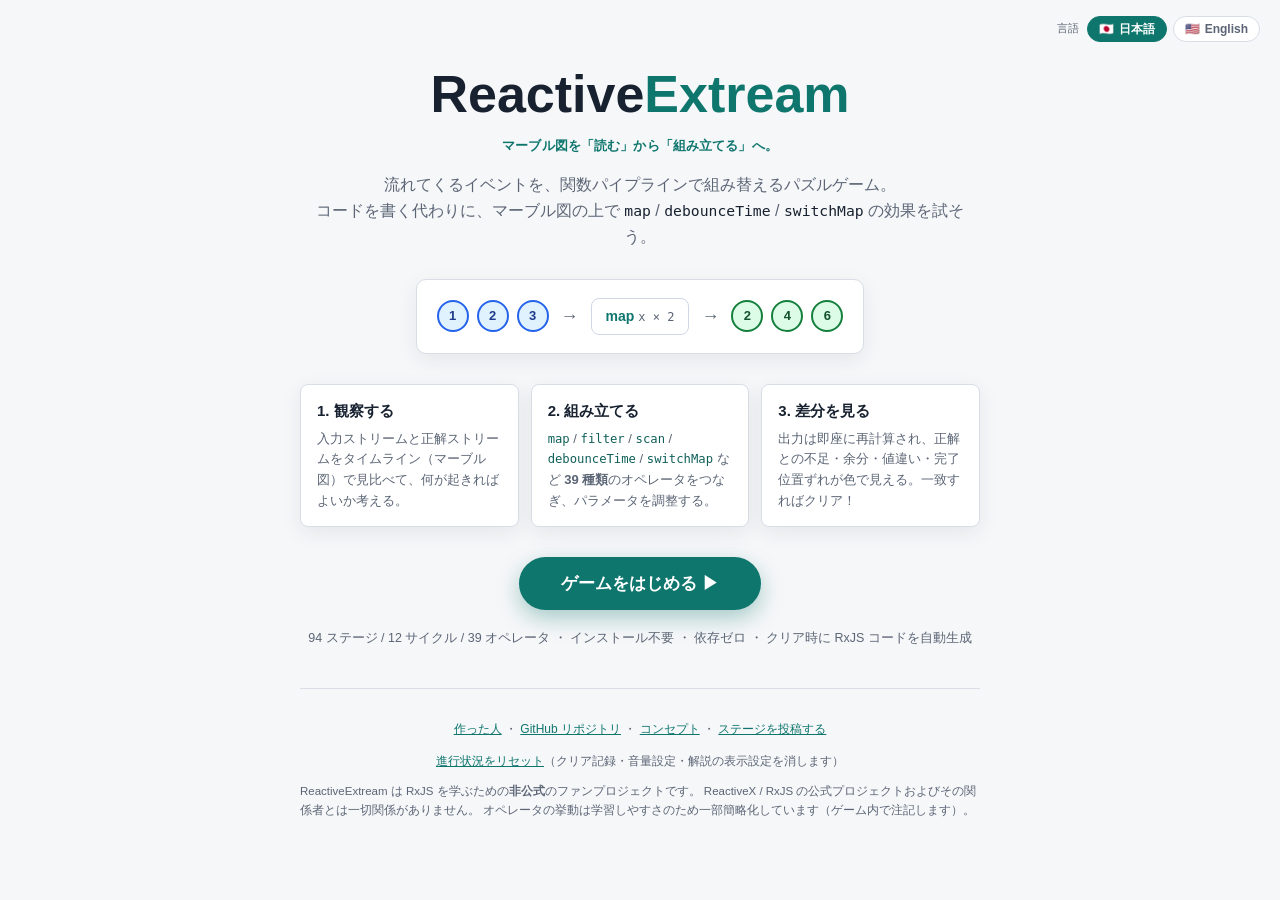
<file: prototype/index.html>
<!doctype html>
<html lang="ja">
<head>
  <meta charset="utf-8">
  <meta name="viewport" content="width=device-width, initial-scale=1">
  <title>ReactiveExtream — RxJS のオペレータをパズルで学ぶ / RxJS pipeline puzzle</title>
  <meta name="description" content="RxJS / ReactiveX のストリームオペレータ 39 種類を、マーブル図（marble diagram）を組み立てるパズルとして学ぶブラウザゲーム。94 ステージ・12 サイクル。インストール不要・依存ゼロ。Learn RxJS Observable operators by building marble diagrams.">
  <link rel="canonical" href="https://hummer98.dev/rx-pipeline-puzzle/">
  <link rel="alternate" hreflang="ja" href="https://hummer98.dev/rx-pipeline-puzzle/">
  <link rel="alternate" hreflang="en" href="https://hummer98.dev/rx-pipeline-puzzle/en/">
  <link rel="alternate" hreflang="x-default" href="https://hummer98.dev/rx-pipeline-puzzle/">

  <meta property="og:type" content="website">
  <meta property="og:site_name" content="ReactiveExtream">
  <meta property="og:title" content="ReactiveExtream — RxJS のオペレータをパズルで学ぶ">
  <meta property="og:description" content="map / debounceTime / switchMap … RxJS の 39 オペレータを、マーブル図を組み立てて答え合わせする 94 ステージのパズルに。ブラウザだけで遊べます。">
  <meta property="og:url" content="https://hummer98.dev/rx-pipeline-puzzle/">
  <meta property="og:image" content="https://hummer98.dev/rx-pipeline-puzzle/assets/og.png">
  <meta property="og:image:width" content="1200">
  <meta property="og:image:height" content="630">
  <meta property="og:locale" content="ja_JP">
  <meta name="twitter:card" content="summary_large_image">
  <meta name="twitter:title" content="ReactiveExtream — RxJS のオペレータをパズルで学ぶ">
  <meta name="twitter:description" content="RxJS の 39 オペレータ × 94 ステージ。マーブル図を「読む」から「組み立てる」へ。">
  <meta name="twitter:image" content="https://hummer98.dev/rx-pipeline-puzzle/assets/og.png">

  <link rel="icon" href="favicon.svg" type="image/svg+xml">
  <link rel="stylesheet" href="styles.css">
  <script src="analytics.js"></script>
  <script>
    // index.html?reset=1 で保存データ（クリア記録・音量・既読カード）を消す。
    // 別ブラウザでも URL を開くだけでリセットできるようにするため、
    // ゲーム本体ではなくこの入口ページで処理する。
    if (new URLSearchParams(location.search).has("reset")) {
      try {
        for (const k of Object.keys(localStorage)) {
          if (k.startsWith("rx-pipeline-puzzle/")) localStorage.removeItem(k);
        }
      } catch { /* localStorage が使えない環境ではそのまま続行 */ }
      location.replace("index.html?didreset=1");
    }
  </script>
</head>
<body class="landing-body">
  <div class="lang-switch" role="group">
    <span class="lang-label" data-i18n="lang.label">言語</span>
    <button type="button" data-lang="ja" title="日本語" aria-label="日本語">🇯🇵<span>日本語</span></button>
    <button type="button" data-lang="en" title="English" aria-label="English">🇺🇸<span>English</span></button>
  </div>

  <main class="landing">
    <h1 class="landing-title">Reactive<span class="title-stream">Extream</span></h1>
    <p class="landing-sub" id="landing-sub" data-i18n="landing.sub">マーブル図を「読む」から「組み立てる」へ。</p>
    <p class="landing-tagline" data-i18n-html="landing.tagline">
      流れてくるイベントを、関数パイプラインで組み替えるパズルゲーム。<br>
      コードを書く代わりに、マーブル図の上で <code>map</code> / <code>debounceTime</code> / <code>switchMap</code> の効果を試そう。
    </p>

    <div class="landing-demo" aria-label="遊び方の例">
      <div class="demo-stream">
        <span class="event">1</span>
        <span class="event">2</span>
        <span class="event">3</span>
      </div>
      <span class="demo-arrow">→</span>
      <span class="demo-op">map <code>x × 2</code></span>
      <span class="demo-arrow">→</span>
      <div class="demo-stream">
        <span class="event event--match">2</span>
        <span class="event event--match">4</span>
        <span class="event event--match">6</span>
      </div>
    </div>

    <section class="landing-steps">
      <article class="landing-card">
        <h3 data-i18n="landing.step1.h">1. 観察する</h3>
        <p data-i18n-html="landing.step1.p">入力ストリームと正解ストリームをタイムライン（マーブル図）で見比べて、何が起きればよいか考える。</p>
      </article>
      <article class="landing-card">
        <h3 data-i18n="landing.step2.h">2. 組み立てる</h3>
        <p data-i18n-html="landing.step2.p"><code>map</code> / <code>filter</code> / <code>scan</code> / <code>debounceTime</code> / <code>switchMap</code> など <strong>39 種類</strong>のオペレータをつなぎ、パラメータを調整する。</p>
      </article>
      <article class="landing-card">
        <h3 data-i18n="landing.step3.h">3. 差分を見る</h3>
        <p data-i18n-html="landing.step3.p">出力は即座に再計算され、正解との不足・余分・値違い・完了位置ずれが色で見える。一致すればクリア！</p>
      </article>
    </section>

    <p class="reset-note" id="reset-note" data-i18n="landing.resetDone" hidden>✓ 保存データをリセットしました。最初から遊べます。</p>

    <a class="start-button" id="start-button" href="game.html" data-i18n="landing.start">ゲームをはじめる ▶</a>

    <p class="landing-stats" data-i18n="landing.stats">
      94 ステージ / 12 サイクル / 39 オペレータ ・ インストール不要 ・ 依存ゼロ ・ クリア時に RxJS コードを自動生成
    </p>

    <footer class="landing-footer">
      <p>
        <a href="https://hummer98.dev/" target="_blank" rel="noopener" data-outbound="hummer98" data-i18n="cta.footer">作った人</a> ・
        <a href="https://github.com/hummer98/rx-pipeline-puzzle" data-i18n="landing.repo">GitHub リポジトリ</a> ・
        <a href="docs/concept.html" data-i18n="landing.concept">コンセプト</a> ・
        <a href="https://github.com/hummer98/rx-pipeline-puzzle/blob/main/CONTRIBUTING.md" data-i18n="landing.contribute">ステージを投稿する</a>
      </p>
      <p class="landing-reset">
        <a href="index.html?reset=1" data-i18n="landing.resetLink">進行状況をリセット</a><span data-i18n="landing.resetNote">（クリア記録・音量設定・解説の表示設定を消します）</span>
      </p>
      <p class="landing-disclaimer" data-i18n-html="landing.disclaimer">
        ReactiveExtream は RxJS を学ぶための<strong>非公式</strong>のファンプロジェクトです。
        ReactiveX / RxJS の公式プロジェクトおよびその関係者とは一切関係がありません。
        オペレータの挙動は学習しやすさのため一部簡略化しています（ゲーム内で注記します）。
      </p>
    </footer>
  </main>
  <script src="i18n-en.js"></script>
  <script src="i18n.js"></script>
  <script>
    // ?reset=1 のリダイレクト後に一度だけ完了メッセージを見せる
    if (new URLSearchParams(location.search).has("didreset")) {
      document.getElementById("reset-note").hidden = false;
      history.replaceState(null, "", "index.html");
    }

    // 言語スイッチャー。選択は localStorage に残るので、ゲーム画面にも引き継がれる
    function renderLang() {
      I18N.applyStatic();
      const cur = I18N.get();
      for (const b of document.querySelectorAll(".lang-switch button")) {
        b.classList.toggle("active", b.dataset.lang === cur);
        b.setAttribute("aria-pressed", String(b.dataset.lang === cur));
      }
      document.title = cur === "en"
        ? "ReactiveExtream — Learn RxJS operators as a puzzle"
        : "ReactiveExtream — RxJS のオペレータをパズルで学ぶ / RxJS pipeline puzzle";
    }
    for (const b of document.querySelectorAll(".lang-switch button")) {
      b.addEventListener("click", () => { I18N.set(b.dataset.lang); renderLang(); });
    }
    renderLang();
  </script>
  <!--
    「ゲームをはじめる」のクリックは計測していない。遷移と送信が競合して
    取りこぼすため、起動率は game.html のページビュー ÷ このページの
    ページビューで求める（docs/metrics.md 参照）。
  -->
</body>
</html>
</file>
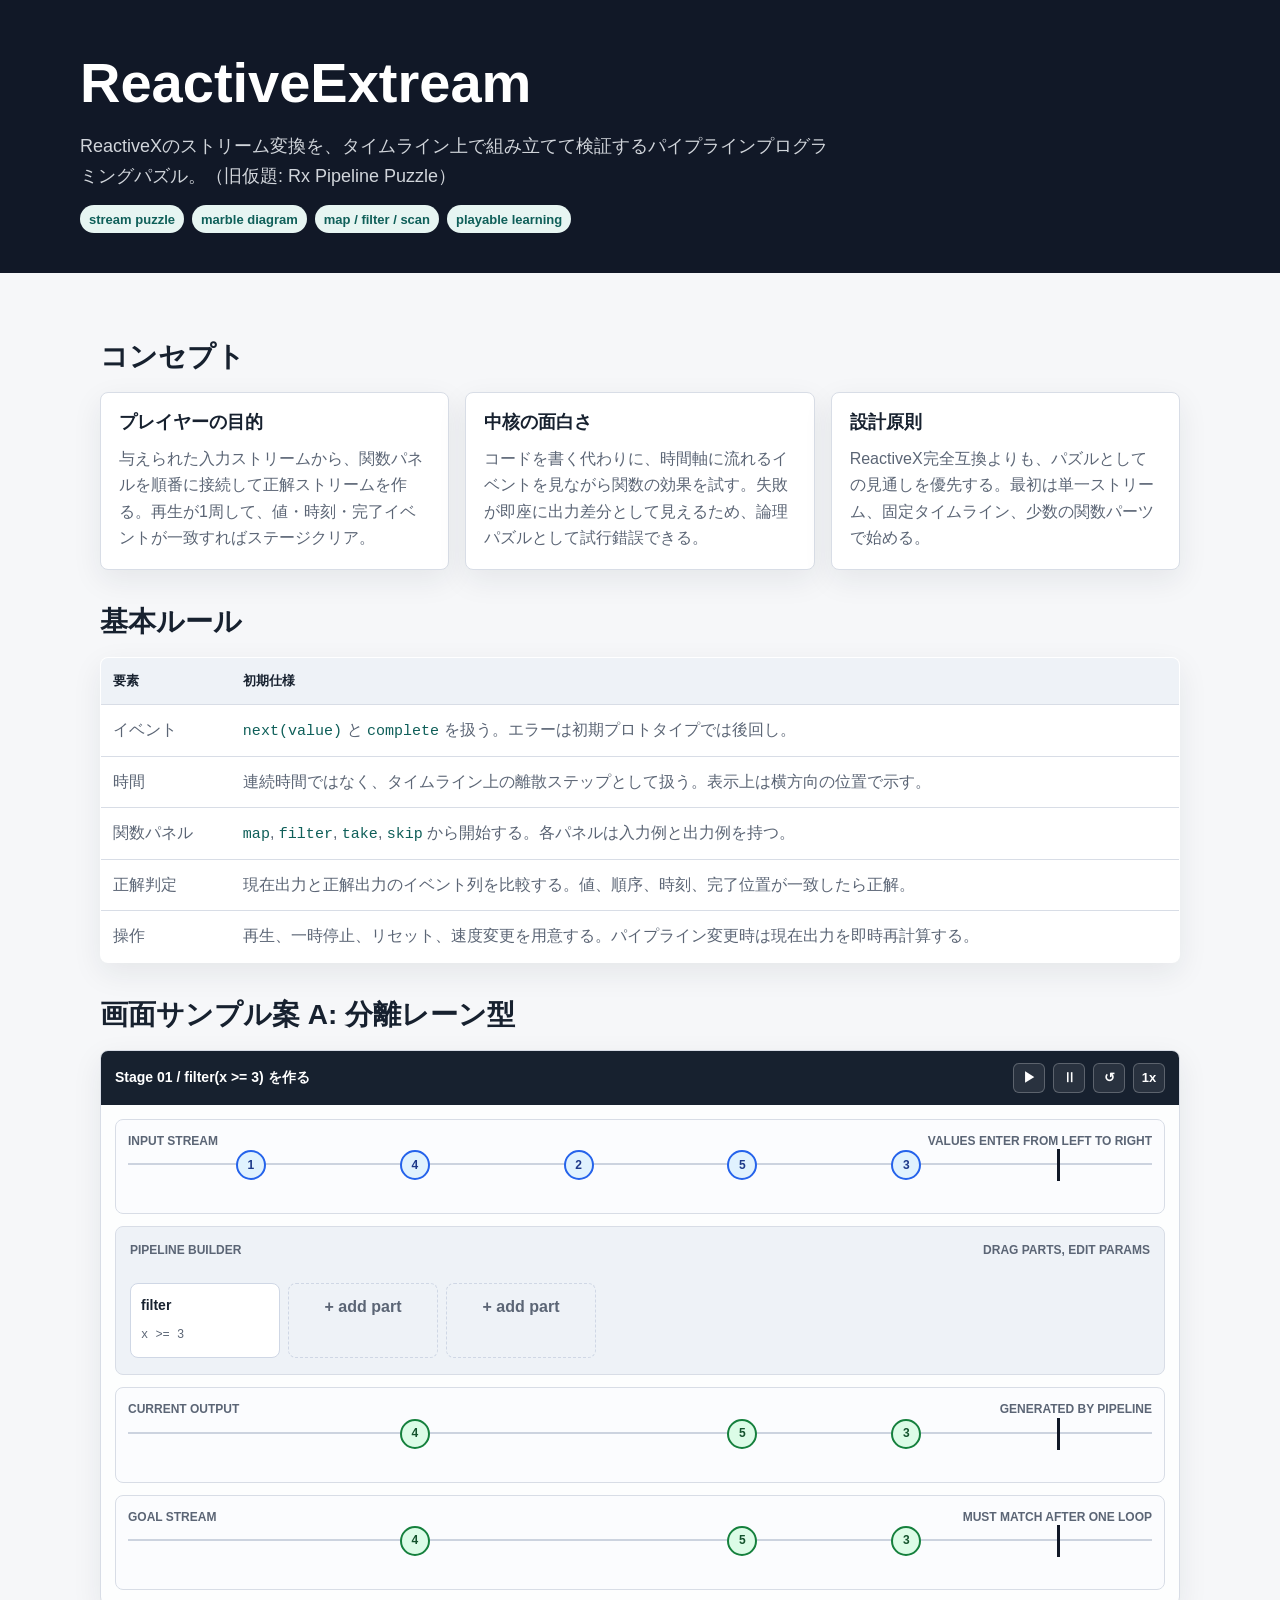
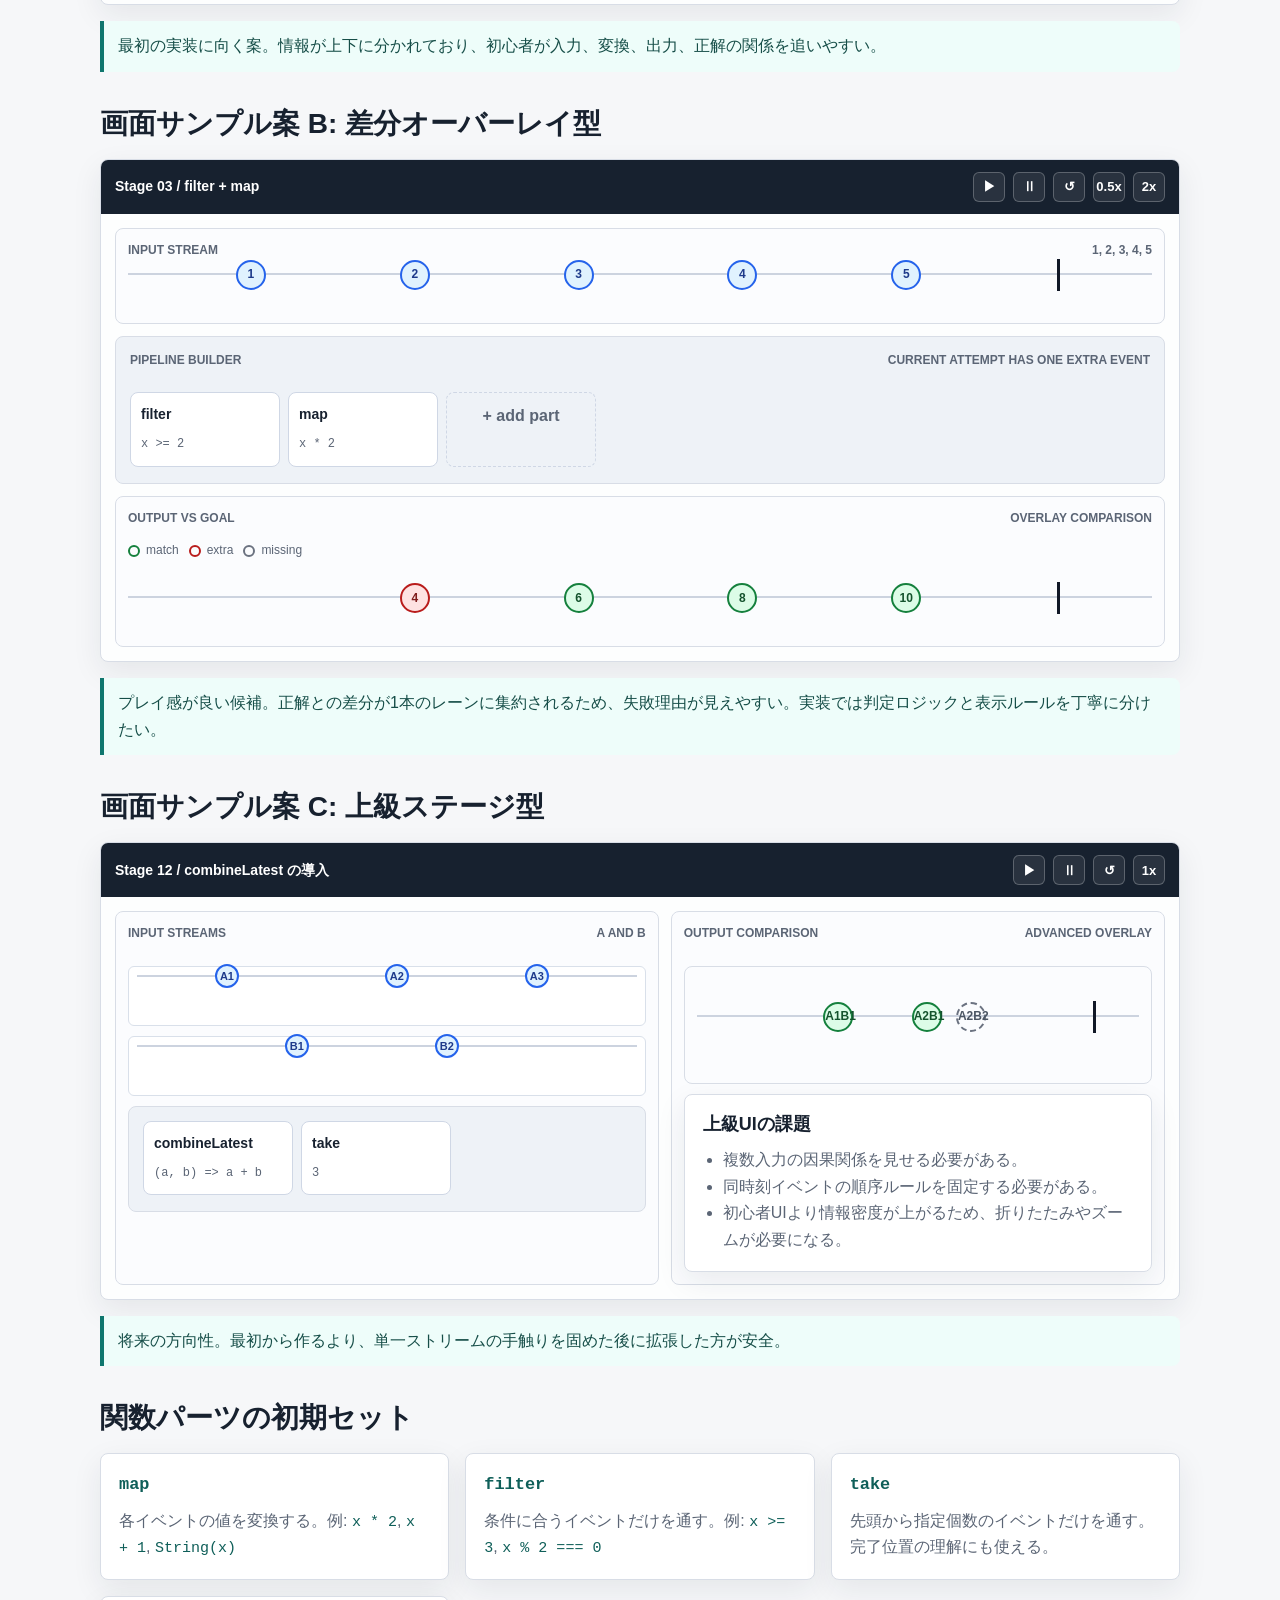
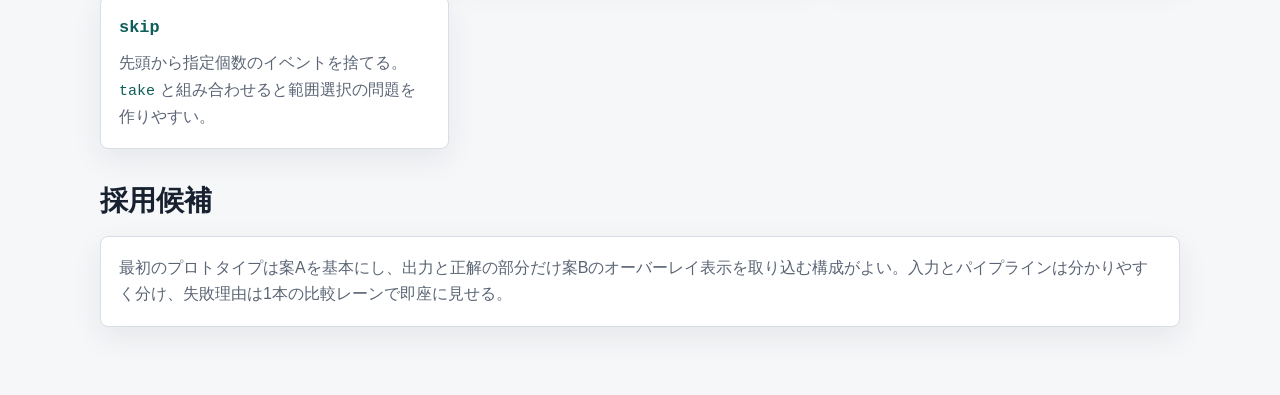
<file: docs/concept.html>
<!doctype html>
<html lang="ja">
<head>
  <meta charset="utf-8">
  <meta name="viewport" content="width=device-width, initial-scale=1">
  <title>ReactiveExtream Concept Paper</title>
  <style>
    :root {
      color-scheme: light;
      --bg: #f6f7f9;
      --ink: #17212f;
      --muted: #5b6575;
      --line: #d8dde6;
      --panel: #ffffff;
      --accent: #0f766e;
      --accent-2: #2563eb;
      --warn: #c2410c;
      --ok: #15803d;
      --bad: #b91c1c;
      --slot: #eef2f7;
      --shadow: 0 10px 30px rgba(23, 33, 47, 0.08);
    }

    * {
      box-sizing: border-box;
    }

    body {
      margin: 0;
      background: var(--bg);
      color: var(--ink);
      font-family: -apple-system, BlinkMacSystemFont, "Segoe UI", sans-serif;
      line-height: 1.65;
    }

    header {
      background: #111827;
      color: white;
      padding: 48px 24px 40px;
    }

    header .inner,
    main {
      max-width: 1120px;
      margin: 0 auto;
    }

    header p {
      max-width: 760px;
      margin: 14px 0 0;
      color: #d1d5db;
      font-size: 18px;
    }

    h1,
    h2,
    h3 {
      line-height: 1.25;
      margin: 0;
    }

    h1 {
      font-size: clamp(32px, 6vw, 56px);
      letter-spacing: 0;
    }

    h2 {
      font-size: 28px;
      margin: 0 0 18px;
    }

    h3 {
      font-size: 18px;
      margin: 0 0 12px;
    }

    main {
      padding: 32px 20px 72px;
    }

    section {
      margin-top: 34px;
    }

    .grid {
      display: grid;
      grid-template-columns: repeat(auto-fit, minmax(260px, 1fr));
      gap: 16px;
    }

    .card {
      background: var(--panel);
      border: 1px solid var(--line);
      border-radius: 8px;
      padding: 18px;
      box-shadow: var(--shadow);
    }

    .card p,
    .card ul {
      margin: 0;
      color: var(--muted);
    }

    .card ul {
      padding-left: 20px;
    }

    .tag-row {
      display: flex;
      flex-wrap: wrap;
      gap: 8px;
      margin-top: 14px;
    }

    .tag {
      display: inline-flex;
      align-items: center;
      min-height: 28px;
      padding: 3px 9px;
      border-radius: 999px;
      background: #e7f5f2;
      color: #0f5f59;
      font-size: 13px;
      font-weight: 700;
    }

    .mock {
      background: #fdfefe;
      border: 1px solid var(--line);
      border-radius: 8px;
      overflow: hidden;
      box-shadow: var(--shadow);
    }

    .mock-title {
      display: flex;
      justify-content: space-between;
      gap: 12px;
      align-items: center;
      padding: 12px 14px;
      background: #17212f;
      color: white;
      font-size: 14px;
      font-weight: 700;
    }

    .controls {
      display: flex;
      gap: 8px;
      flex-wrap: wrap;
    }

    .icon-button,
    .speed {
      display: inline-flex;
      align-items: center;
      justify-content: center;
      min-width: 32px;
      min-height: 30px;
      border: 1px solid rgba(255, 255, 255, 0.24);
      border-radius: 6px;
      color: white;
      background: rgba(255, 255, 255, 0.08);
      font-size: 13px;
      line-height: 1;
    }

    .mock-body {
      display: grid;
      gap: 12px;
      padding: 14px;
    }

    .lane {
      position: relative;
      min-height: 88px;
      padding: 12px;
      border: 1px solid var(--line);
      border-radius: 8px;
      background: #fbfcfe;
    }

    .lane-title {
      display: flex;
      justify-content: space-between;
      gap: 10px;
      align-items: center;
      margin-bottom: 12px;
      color: var(--muted);
      font-size: 12px;
      font-weight: 800;
      text-transform: uppercase;
    }

    .timeline {
      position: relative;
      height: 38px;
      border-top: 2px solid #ccd3df;
    }

    .tick {
      position: absolute;
      top: -6px;
      width: 1px;
      height: 12px;
      background: #a8b1c2;
    }

    .event {
      position: absolute;
      top: -15px;
      display: grid;
      place-items: center;
      width: 30px;
      height: 30px;
      border-radius: 999px;
      background: #e0f2fe;
      border: 2px solid var(--accent-2);
      color: #1e3a8a;
      font-size: 12px;
      font-weight: 800;
      transform: translateX(-50%);
    }

    .event.goal {
      background: #dcfce7;
      border-color: var(--ok);
      color: #14532d;
    }

    .event.bad {
      background: #fee2e2;
      border-color: var(--bad);
      color: #7f1d1d;
    }

    .event.ghost {
      background: transparent;
      border-style: dashed;
      border-color: #6b7280;
      color: #4b5563;
    }

    .complete {
      position: absolute;
      top: -16px;
      width: 20px;
      height: 32px;
      border-right: 3px solid #111827;
      transform: translateX(-50%);
    }

    .pipeline {
      display: grid;
      grid-template-columns: 1fr;
      gap: 10px;
      padding: 14px;
      border: 1px solid var(--line);
      border-radius: 8px;
      background: #eef2f7;
    }

    .parts {
      display: flex;
      gap: 8px;
      overflow-x: auto;
      padding-bottom: 2px;
    }

    .part,
    .slot {
      min-width: 150px;
      border-radius: 8px;
      padding: 10px;
      border: 1px solid #cfd7e5;
      background: white;
    }

    .part strong {
      display: block;
      margin-bottom: 3px;
      font-size: 14px;
    }

    .part span {
      color: var(--muted);
      font-family: ui-monospace, SFMono-Regular, Menlo, monospace;
      font-size: 12px;
    }

    .slot {
      background: var(--slot);
      border-style: dashed;
      color: var(--muted);
      text-align: center;
      font-weight: 700;
    }

    .compare {
      position: relative;
      min-height: 118px;
    }

    .compare .timeline {
      margin-top: 36px;
    }

    .legend {
      display: flex;
      flex-wrap: wrap;
      gap: 10px;
      color: var(--muted);
      font-size: 12px;
    }

    .legend-item {
      display: inline-flex;
      align-items: center;
      gap: 6px;
    }

    .dot {
      width: 12px;
      height: 12px;
      border-radius: 999px;
      border: 2px solid currentColor;
    }

    .multi-layout {
      display: grid;
      grid-template-columns: 1.1fr 1fr;
      gap: 12px;
    }

    .side-panel {
      display: grid;
      gap: 10px;
      align-content: start;
      padding: 12px;
      border: 1px solid var(--line);
      border-radius: 8px;
      background: #fbfcfe;
    }

    .mini-lane {
      min-height: 60px;
      padding: 8px;
      border: 1px solid #d9e0ea;
      border-radius: 6px;
      background: white;
    }

    .mini-lane .timeline {
      height: 26px;
    }

    .mini-lane .event {
      width: 24px;
      height: 24px;
      top: -13px;
      font-size: 11px;
    }

    .note {
      border-left: 4px solid var(--accent);
      padding: 12px 14px;
      background: #eefdfa;
      color: #164e48;
      border-radius: 0 8px 8px 0;
    }

    table {
      width: 100%;
      border-collapse: collapse;
      background: var(--panel);
      border: 1px solid var(--line);
      border-radius: 8px;
      overflow: hidden;
      box-shadow: var(--shadow);
    }

    th,
    td {
      padding: 12px;
      border-bottom: 1px solid var(--line);
      text-align: left;
      vertical-align: top;
    }

    th {
      background: #eef2f7;
      font-size: 13px;
    }

    td {
      color: var(--muted);
    }

    code {
      font-family: ui-monospace, SFMono-Regular, Menlo, monospace;
      font-size: 0.94em;
      color: #0f5f59;
    }

    @media (max-width: 760px) {
      header {
        padding: 34px 18px 30px;
      }

      main {
        padding-inline: 14px;
      }

      .mock-title {
        align-items: flex-start;
        flex-direction: column;
      }

      .multi-layout {
        grid-template-columns: 1fr;
      }

      .part,
      .slot {
        min-width: 132px;
      }
    }
  </style>
</head>
<body>
  <header>
    <div class="inner">
      <h1>ReactiveExtream</h1>
      <p>ReactiveXのストリーム変換を、タイムライン上で組み立てて検証するパイプラインプログラミングパズル。（旧仮題: Rx Pipeline Puzzle）</p>
      <div class="tag-row" aria-label="keywords">
        <span class="tag">stream puzzle</span>
        <span class="tag">marble diagram</span>
        <span class="tag">map / filter / scan</span>
        <span class="tag">playable learning</span>
      </div>
    </div>
  </header>

  <main>
    <section>
      <h2>コンセプト</h2>
      <div class="grid">
        <article class="card">
          <h3>プレイヤーの目的</h3>
          <p>与えられた入力ストリームから、関数パネルを順番に接続して正解ストリームを作る。再生が1周して、値・時刻・完了イベントが一致すればステージクリア。</p>
        </article>
        <article class="card">
          <h3>中核の面白さ</h3>
          <p>コードを書く代わりに、時間軸に流れるイベントを見ながら関数の効果を試す。失敗が即座に出力差分として見えるため、論理パズルとして試行錯誤できる。</p>
        </article>
        <article class="card">
          <h3>設計原則</h3>
          <p>ReactiveX完全互換よりも、パズルとしての見通しを優先する。最初は単一ストリーム、固定タイムライン、少数の関数パーツで始める。</p>
        </article>
      </div>
    </section>

    <section>
      <h2>基本ルール</h2>
      <table>
        <thead>
          <tr>
            <th>要素</th>
            <th>初期仕様</th>
          </tr>
        </thead>
        <tbody>
          <tr>
            <td>イベント</td>
            <td><code>next(value)</code> と <code>complete</code> を扱う。エラーは初期プロトタイプでは後回し。</td>
          </tr>
          <tr>
            <td>時間</td>
            <td>連続時間ではなく、タイムライン上の離散ステップとして扱う。表示上は横方向の位置で示す。</td>
          </tr>
          <tr>
            <td>関数パネル</td>
            <td><code>map</code>, <code>filter</code>, <code>take</code>, <code>skip</code> から開始する。各パネルは入力例と出力例を持つ。</td>
          </tr>
          <tr>
            <td>正解判定</td>
            <td>現在出力と正解出力のイベント列を比較する。値、順序、時刻、完了位置が一致したら正解。</td>
          </tr>
          <tr>
            <td>操作</td>
            <td>再生、一時停止、リセット、速度変更を用意する。パイプライン変更時は現在出力を即時再計算する。</td>
          </tr>
        </tbody>
      </table>
    </section>

    <section>
      <h2>画面サンプル案 A: 分離レーン型</h2>
      <div class="mock">
        <div class="mock-title">
          <span>Stage 01 / filter(x >= 3) を作る</span>
          <div class="controls" aria-label="playback controls">
            <span class="icon-button">▶</span>
            <span class="icon-button">Ⅱ</span>
            <span class="icon-button">↺</span>
            <span class="speed">1x</span>
          </div>
        </div>
        <div class="mock-body">
          <div class="lane">
            <div class="lane-title"><span>Input Stream</span><span>values enter from left to right</span></div>
            <div class="timeline">
              <span class="tick" style="left: 12%"></span>
              <span class="tick" style="left: 28%"></span>
              <span class="tick" style="left: 44%"></span>
              <span class="tick" style="left: 60%"></span>
              <span class="tick" style="left: 76%"></span>
              <span class="event" style="left: 12%">1</span>
              <span class="event" style="left: 28%">4</span>
              <span class="event" style="left: 44%">2</span>
              <span class="event" style="left: 60%">5</span>
              <span class="event" style="left: 76%">3</span>
              <span class="complete" style="left: 90%"></span>
            </div>
          </div>

          <div class="pipeline">
            <div class="lane-title"><span>Pipeline Builder</span><span>drag parts, edit params</span></div>
            <div class="parts">
              <div class="part"><strong>filter</strong><span>x >= 3</span></div>
              <div class="slot">+ add part</div>
              <div class="slot">+ add part</div>
            </div>
          </div>

          <div class="lane">
            <div class="lane-title"><span>Current Output</span><span>generated by pipeline</span></div>
            <div class="timeline">
              <span class="event goal" style="left: 28%">4</span>
              <span class="event goal" style="left: 60%">5</span>
              <span class="event goal" style="left: 76%">3</span>
              <span class="complete" style="left: 90%"></span>
            </div>
          </div>

          <div class="lane">
            <div class="lane-title"><span>Goal Stream</span><span>must match after one loop</span></div>
            <div class="timeline">
              <span class="event goal" style="left: 28%">4</span>
              <span class="event goal" style="left: 60%">5</span>
              <span class="event goal" style="left: 76%">3</span>
              <span class="complete" style="left: 90%"></span>
            </div>
          </div>
        </div>
      </div>
      <p class="note">最初の実装に向く案。情報が上下に分かれており、初心者が入力、変換、出力、正解の関係を追いやすい。</p>
    </section>

    <section>
      <h2>画面サンプル案 B: 差分オーバーレイ型</h2>
      <div class="mock">
        <div class="mock-title">
          <span>Stage 03 / filter + map</span>
          <div class="controls" aria-label="playback controls">
            <span class="icon-button">▶</span>
            <span class="icon-button">Ⅱ</span>
            <span class="icon-button">↺</span>
            <span class="speed">0.5x</span>
            <span class="speed">2x</span>
          </div>
        </div>
        <div class="mock-body">
          <div class="lane">
            <div class="lane-title"><span>Input Stream</span><span>1, 2, 3, 4, 5</span></div>
            <div class="timeline">
              <span class="event" style="left: 12%">1</span>
              <span class="event" style="left: 28%">2</span>
              <span class="event" style="left: 44%">3</span>
              <span class="event" style="left: 60%">4</span>
              <span class="event" style="left: 76%">5</span>
              <span class="complete" style="left: 90%"></span>
            </div>
          </div>

          <div class="pipeline">
            <div class="lane-title"><span>Pipeline Builder</span><span>current attempt has one extra event</span></div>
            <div class="parts">
              <div class="part"><strong>filter</strong><span>x >= 2</span></div>
              <div class="part"><strong>map</strong><span>x * 2</span></div>
              <div class="slot">+ add part</div>
            </div>
          </div>

          <div class="lane compare">
            <div class="lane-title"><span>Output vs Goal</span><span>overlay comparison</span></div>
            <div class="legend">
              <span class="legend-item"><span class="dot" style="color: var(--ok)"></span>match</span>
              <span class="legend-item"><span class="dot" style="color: var(--bad)"></span>extra</span>
              <span class="legend-item"><span class="dot" style="color: #6b7280"></span>missing</span>
            </div>
            <div class="timeline">
              <span class="event bad" style="left: 28%">4</span>
              <span class="event goal" style="left: 44%">6</span>
              <span class="event goal" style="left: 60%">8</span>
              <span class="event goal" style="left: 76%">10</span>
              <span class="complete" style="left: 90%"></span>
            </div>
          </div>
        </div>
      </div>
      <p class="note">プレイ感が良い候補。正解との差分が1本のレーンに集約されるため、失敗理由が見えやすい。実装では判定ロジックと表示ルールを丁寧に分けたい。</p>
    </section>

    <section>
      <h2>画面サンプル案 C: 上級ステージ型</h2>
      <div class="mock">
        <div class="mock-title">
          <span>Stage 12 / combineLatest の導入</span>
          <div class="controls" aria-label="playback controls">
            <span class="icon-button">▶</span>
            <span class="icon-button">Ⅱ</span>
            <span class="icon-button">↺</span>
            <span class="speed">1x</span>
          </div>
        </div>
        <div class="mock-body multi-layout">
          <div class="side-panel">
            <div class="lane-title"><span>Input Streams</span><span>A and B</span></div>
            <div class="mini-lane">
              <div class="timeline">
                <span class="event" style="left: 18%">A1</span>
                <span class="event" style="left: 52%">A2</span>
                <span class="event" style="left: 80%">A3</span>
              </div>
            </div>
            <div class="mini-lane">
              <div class="timeline">
                <span class="event" style="left: 32%">B1</span>
                <span class="event" style="left: 62%">B2</span>
              </div>
            </div>
            <div class="pipeline">
              <div class="parts">
                <div class="part"><strong>combineLatest</strong><span>(a, b) => a + b</span></div>
                <div class="part"><strong>take</strong><span>3</span></div>
              </div>
            </div>
          </div>

          <div class="side-panel">
            <div class="lane-title"><span>Output Comparison</span><span>advanced overlay</span></div>
            <div class="lane compare">
              <div class="timeline">
                <span class="event goal" style="left: 32%">A1B1</span>
                <span class="event goal" style="left: 52%">A2B1</span>
                <span class="event ghost" style="left: 62%">A2B2</span>
                <span class="complete" style="left: 88%"></span>
              </div>
            </div>
            <div class="card">
              <h3>上級UIの課題</h3>
              <ul>
                <li>複数入力の因果関係を見せる必要がある。</li>
                <li>同時刻イベントの順序ルールを固定する必要がある。</li>
                <li>初心者UIより情報密度が上がるため、折りたたみやズームが必要になる。</li>
              </ul>
            </div>
          </div>
        </div>
      </div>
      <p class="note">将来の方向性。最初から作るより、単一ストリームの手触りを固めた後に拡張した方が安全。</p>
    </section>

    <section>
      <h2>関数パーツの初期セット</h2>
      <div class="grid">
        <article class="card">
          <h3><code>map</code></h3>
          <p>各イベントの値を変換する。例: <code>x * 2</code>, <code>x + 1</code>, <code>String(x)</code></p>
        </article>
        <article class="card">
          <h3><code>filter</code></h3>
          <p>条件に合うイベントだけを通す。例: <code>x >= 3</code>, <code>x % 2 === 0</code></p>
        </article>
        <article class="card">
          <h3><code>take</code></h3>
          <p>先頭から指定個数のイベントだけを通す。完了位置の理解にも使える。</p>
        </article>
        <article class="card">
          <h3><code>skip</code></h3>
          <p>先頭から指定個数のイベントを捨てる。<code>take</code> と組み合わせると範囲選択の問題を作りやすい。</p>
        </article>
      </div>
    </section>

    <section>
      <h2>採用候補</h2>
      <div class="card">
        <p>最初のプロトタイプは案Aを基本にし、出力と正解の部分だけ案Bのオーバーレイ表示を取り込む構成がよい。入力とパイプラインは分かりやすく分け、失敗理由は1本の比較レーンで即座に見せる。</p>
      </div>
    </section>
  </main>
</body>
</html>
</file>
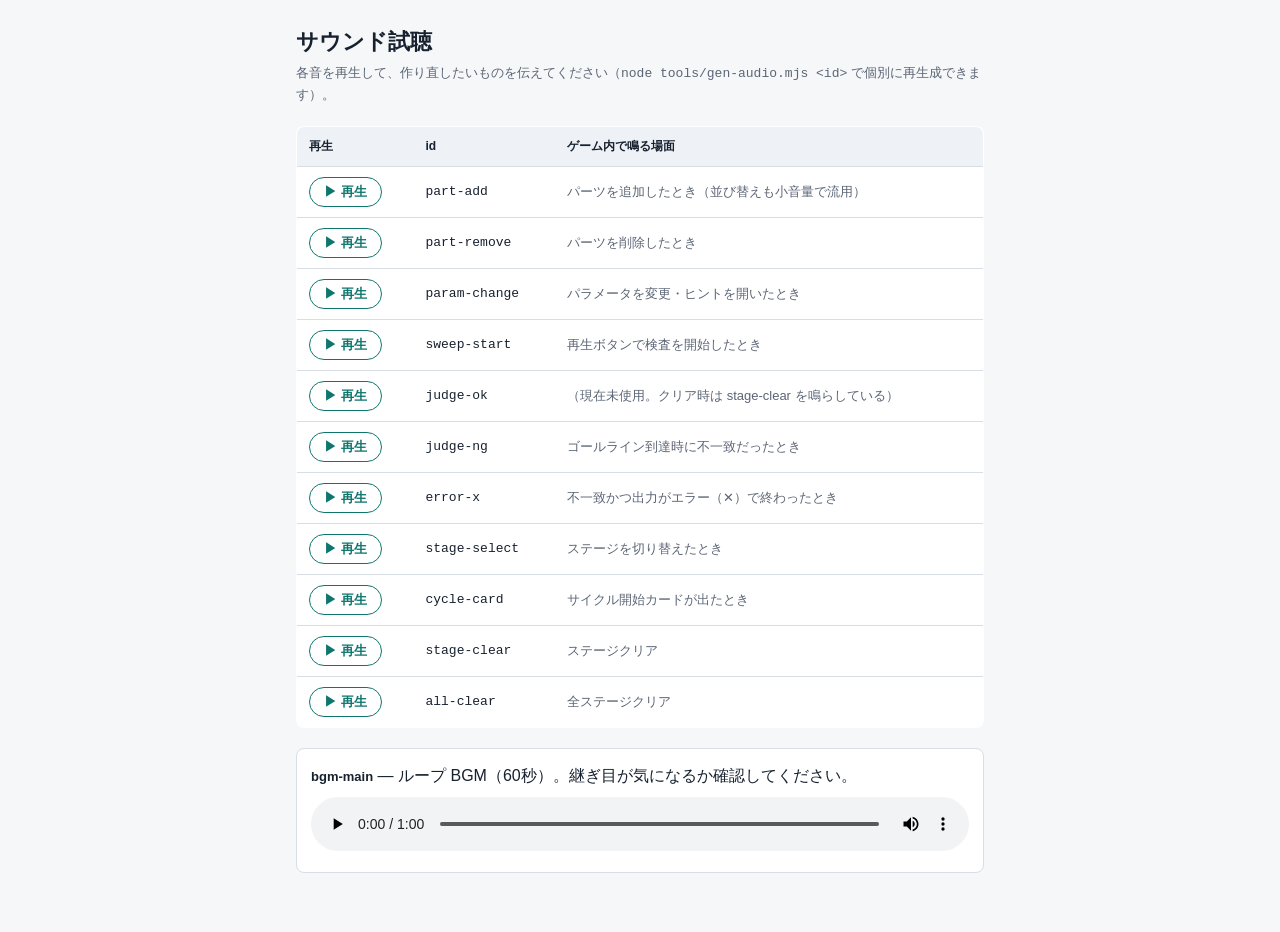
<file: prototype/audio-check.html>
<!doctype html>
<html lang="ja">
<head>
  <meta charset="utf-8">
  <meta name="viewport" content="width=device-width, initial-scale=1">
  <title>ReactiveExtream — サウンド試聴</title>
  <!-- 開発用の試聴ページ。公開はされるが検索結果には出さない -->
  <meta name="robots" content="noindex, nofollow">
  <link rel="icon" href="favicon.svg" type="image/svg+xml">
  <link rel="stylesheet" href="styles.css">
  <style>
    main { max-width: 720px; margin: 0 auto; padding: 24px 16px 60px; display: block; }
    h1 { font-size: 22px; margin: 0 0 4px; }
    .lead { color: var(--muted); font-size: 13px; margin: 0 0 20px; }
    table { width: 100%; border-collapse: collapse; background: var(--panel);
            border: 1px solid var(--line); border-radius: 8px; overflow: hidden; }
    th, td { padding: 10px 12px; border-bottom: 1px solid var(--line); text-align: left; font-size: 13px; }
    th { background: var(--slot); font-size: 12px; }
    td.id { font-family: ui-monospace, SFMono-Regular, Menlo, monospace; }
    td.when { color: var(--muted); }
    button { min-height: 30px; padding: 3px 14px; border: 1px solid var(--accent);
             border-radius: 999px; background: white; color: var(--accent); font-weight: 700; }
    button:hover { background: #e7f5f2; }
    .bgm-row { margin-top: 20px; padding: 14px; background: var(--panel);
               border: 1px solid var(--line); border-radius: 8px; }
    audio { width: 100%; margin-top: 8px; }
  </style>
</head>
<body>
  <main>
    <h1>サウンド試聴</h1>
    <p class="lead">
      各音を再生して、作り直したいものを伝えてください（<code>node tools/gen-audio.mjs &lt;id&gt;</code> で個別に再生成できます）。
    </p>
    <table>
      <thead><tr><th>再生</th><th>id</th><th>ゲーム内で鳴る場面</th></tr></thead>
      <tbody id="rows"></tbody>
    </table>

    <div class="bgm-row">
      <strong style="font-size: 13px;">bgm-main</strong> — ループ BGM（60秒）。継ぎ目が気になるか確認してください。
      <audio controls loop src="assets/audio/bgm-main.mp3"></audio>
    </div>
  </main>

  <script>
    const SOUNDS = [
      ["part-add", "パーツを追加したとき（並び替えも小音量で流用）"],
      ["part-remove", "パーツを削除したとき"],
      ["param-change", "パラメータを変更・ヒントを開いたとき"],
      ["sweep-start", "再生ボタンで検査を開始したとき"],
      ["judge-ok", "（現在未使用。クリア時は stage-clear を鳴らしている）"],
      ["judge-ng", "ゴールライン到達時に不一致だったとき"],
      ["error-x", "不一致かつ出力がエラー（✕）で終わったとき"],
      ["stage-select", "ステージを切り替えたとき"],
      ["cycle-card", "サイクル開始カードが出たとき"],
      ["stage-clear", "ステージクリア"],
      ["all-clear", "全ステージクリア"],
    ];
    const tbody = document.getElementById("rows");
    for (const [id, when] of SOUNDS) {
      const tr = document.createElement("tr");
      const play = document.createElement("button");
      play.textContent = "▶ 再生";
      play.onclick = () => { new Audio(`assets/audio/${id}.mp3`).play(); };
      const td1 = document.createElement("td"); td1.append(play);
      const td2 = document.createElement("td"); td2.className = "id"; td2.textContent = id;
      const td3 = document.createElement("td"); td3.className = "when"; td3.textContent = when;
      tr.append(td1, td2, td3);
      tbody.append(tr);
    }
  </script>
</body>
</html>
</file>
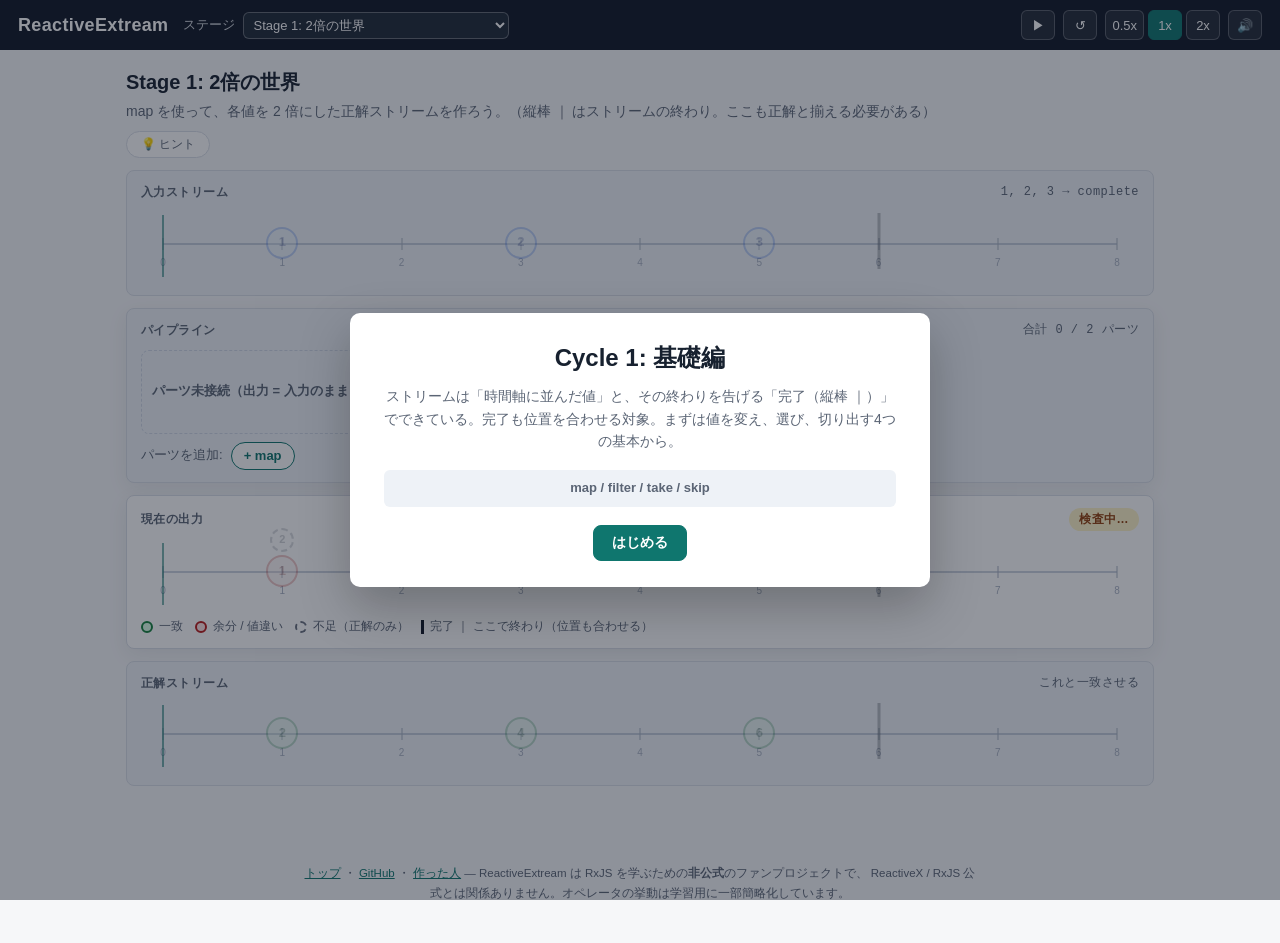
<file: prototype/game.html>
<!doctype html>
<html lang="ja">
<head>
  <meta charset="utf-8">
  <meta name="viewport" content="width=device-width, initial-scale=1">
  <title>ReactiveExtream — RxJS オペレータ パズル (marble diagram)</title>
  <meta name="description" content="RxJS / ReactiveX の 39 オペレータをマーブル図の上で組み立てる 94 ステージのパズル。クリアすると自分の解が RxJS のコードとして生成されます。">
  <link rel="canonical" href="https://hummer98.dev/rx-pipeline-puzzle/game.html">
  <link rel="alternate" hreflang="ja" href="https://hummer98.dev/rx-pipeline-puzzle/game.html">
  <link rel="alternate" hreflang="en" href="https://hummer98.dev/rx-pipeline-puzzle/en/game.html">
  <link rel="alternate" hreflang="x-default" href="https://hummer98.dev/rx-pipeline-puzzle/game.html">

  <meta property="og:type" content="website">
  <meta property="og:site_name" content="ReactiveExtream">
  <meta property="og:title" content="ReactiveExtream — RxJS オペレータ パズル">
  <meta property="og:description" content="マーブル図を組み立てて RxJS の 39 オペレータを学ぶ。94 ステージ・ブラウザだけで遊べます。">
  <meta property="og:url" content="https://hummer98.dev/rx-pipeline-puzzle/game.html">
  <meta property="og:image" content="https://hummer98.dev/rx-pipeline-puzzle/assets/og.png">
  <meta name="twitter:card" content="summary_large_image">
  <meta name="twitter:image" content="https://hummer98.dev/rx-pipeline-puzzle/assets/og.png">

  <link rel="icon" href="favicon.svg" type="image/svg+xml">
  <link rel="stylesheet" href="styles.css">
  <script src="analytics.js"></script>
</head>
<body>
  <header class="app-header">
    <h1><a href="index.html" class="home-link" title="トップページへ">ReactiveExtream</a></h1>
    <label class="stage-picker"><span data-i18n="app.stage">ステージ</span>
      <select id="stage-select"></select>
    </label>
    <div class="playback" aria-label="再生コントロール">
      <button id="btn-play" class="icon-button" data-i18n-title="app.play" title="再生 / 一時停止">▶</button>
      <button id="btn-reset" class="icon-button" data-i18n-title="app.rewind" title="先頭に戻す">↺</button>
      <div class="speeds" id="speed-buttons">
        <button data-speed="0.5">0.5x</button>
        <button data-speed="1" class="active">1x</button>
        <button data-speed="2">2x</button>
      </div>
      <div class="audio-wrap">
        <button id="btn-audio" class="icon-button" data-i18n-title="app.audio" title="サウンド設定" aria-expanded="false">🔊</button>
        <div class="audio-panel" id="audio-panel" hidden>
          <label class="audio-row">
            <input type="checkbox" id="aud-mute"> <span data-i18n="audio.muteAll">すべてミュート</span>
          </label>
          <label class="audio-row"><span data-i18n="audio.master">全体</span> <input type="range" id="aud-master" min="0" max="1" step="0.05"></label>
          <label class="audio-row"><span data-i18n="audio.music">BGM</span> <input type="range" id="aud-music" min="0" max="1" step="0.05"></label>
          <label class="audio-row"><span data-i18n="audio.sfx">効果音</span> <input type="range" id="aud-sfx" min="0" max="1" step="0.05"></label>
          <p class="audio-note" data-i18n="audio.note">BGM は既定でオフです。スライダーを上げると再生します。</p>
        </div>
      </div>
    </div>
  </header>

  <main>
    <section class="stage-info">
      <h2 id="stage-title"></h2>
      <p id="stage-goal"></p>
      <div class="hint-row">
        <button id="btn-hint">💡 ヒント</button>
        <p id="hint-box" hidden></p>
      </div>
    </section>

    <section class="lane lane--given">
      <div class="lane-head">
        <span id="input-label-a">入力ストリーム</span>
        <span class="lane-sub" id="input-desc"></span>
      </div>
      <div class="track" id="track-input"></div>
    </section>

    <section class="lane lane--given" id="lane-input-b" hidden>
      <div class="lane-head">
        <span id="input-label-b">入力ストリーム B</span>
        <span class="lane-sub" id="input-desc-b"></span>
      </div>
      <div class="track" id="track-input-b"></div>
    </section>

    <section class="pipeline pipeline--b" id="pipeline-b" hidden>
      <div class="lane-head">
        <span><span data-i18n="pipe.titleB">パイプライン B</span> <span class="pipeline-hint" data-i18n="pipe.hintB">— 合流前に B を加工（未接続なら原本のまま）</span></span>
      </div>
      <div class="nodes" id="pipeline-nodes-b"></div>
      <div class="add-row">
        <span class="add-label" data-i18n="pipe.addParts">パーツを追加:</span>
        <span class="add-buttons" id="add-buttons-b"></span>
      </div>
    </section>

    <section class="pipeline">
      <div class="lane-head">
        <span><span id="pipeline-title">パイプライン</span> <span class="pipeline-hint" id="pipeline-hint"></span></span>
        <span class="lane-sub" id="node-count"></span>
      </div>
      <div class="nodes" id="pipeline-nodes"></div>
      <div class="add-row">
        <span class="add-label" data-i18n="pipe.addParts">パーツを追加:</span>
        <span class="add-buttons" id="add-buttons"></span>
      </div>
    </section>

    <section class="lane">
      <div class="lane-head">
        <span data-i18n="lane.output">現在の出力</span>
        <span id="status-badge" class="badge"></span>
      </div>
      <div class="track" id="track-output"></div>
      <div class="legend">
        <span class="legend-item"><span class="dot dot-match"></span><span data-i18n="legend.match">一致</span></span>
        <span class="legend-item"><span class="dot dot-extra"></span><span data-i18n="legend.extra">余分 / 値違い</span></span>
        <span class="legend-item"><span class="dot dot-ghost"></span><span data-i18n="legend.missing">不足（正解のみ）</span></span>
        <span class="legend-item"><span class="complete-sample"></span><span data-i18n="legend.complete">完了</span></span>
      </div>
    </section>

    <section class="lane lane--given">
      <div class="lane-head">
        <span data-i18n="lane.goal">正解ストリーム</span>
        <span class="lane-sub" id="goal-sub">これと一致させる</span>
      </div>
      <div class="track" id="track-goal"></div>
    </section>
  </main>

  <div class="clear-overlay" id="clear-overlay" hidden>
    <div class="clear-card">
      <h2 data-i18n="clear.title">🎉 ステージクリア！</h2>
      <p id="clear-message"></p>
      <div class="clear-learn" id="clear-learn">
        <pre class="clear-code" id="clear-code"></pre>
        <p class="clear-insight" id="clear-insight"></p>
        <p class="clear-notes" id="clear-notes"></p>
        <label class="clear-hide"><input type="checkbox" id="chk-hide-learn"> <span data-i18n="clear.hideLearn">この解説をもう表示しない</span></label>
      </div>
      <p class="clear-cta" id="clear-cta" hidden>
        <span data-i18n="cta.clear">この 94 問は AI と作りました →</span>
        <a href="https://hummer98.dev/" target="_blank" rel="noopener"
           data-outbound="hummer98" data-i18n="cta.clearLink">作った人について</a>
      </p>
      <div class="clear-actions">
        <button id="btn-next" class="primary" data-i18n="clear.next">次のステージへ</button>
        <button id="btn-close-overlay" data-i18n="clear.close">閉じる</button>
      </div>
    </div>
  </div>

  <div class="clear-overlay" id="cycle-overlay" hidden>
    <div class="clear-card">
      <h2 id="cycle-title"></h2>
      <p id="cycle-body" class="cycle-body"></p>
      <p id="cycle-parts" class="cycle-parts"></p>
      <div class="clear-actions">
        <button id="btn-cycle-start" class="primary" data-i18n="cycle.start">はじめる</button>
      </div>
    </div>
  </div>

  <footer class="app-footer">
    <button id="btn-reset-learn" hidden data-i18n="clear.showLearnAgain">クリア時の解説を再び表示する</button>
    <p class="footer-note">
      <a href="index.html" data-i18n="footer.top">トップ</a> ・
      <a href="https://github.com/hummer98/rx-pipeline-puzzle">GitHub</a> ・
      <a href="https://hummer98.dev/" target="_blank" rel="noopener" data-outbound="hummer98" data-i18n="cta.footer">作った人</a>
      <span data-i18n-html="footer.note">— ReactiveExtream は RxJS を学ぶための<strong>非公式</strong>のファンプロジェクトで、
      ReactiveX / RxJS 公式とは関係ありません。オペレータの挙動は学習用に一部簡略化しています。</span>
    </p>
  </footer>

  <script src="i18n-en.js"></script>
  <script src="i18n.js"></script>
  <script src="audio.js"></script>
  <script src="app.js"></script>
</body>
</html>
</file>
<file: prototype/styles.css>
:root {
  color-scheme: light;
  --bg: #f6f7f9;
  --ink: #17212f;
  --muted: #5b6575;
  --line: #d8dde6;
  --panel: #ffffff;
  --accent: #0f766e;
  --accent-2: #2563eb;
  --ok: #15803d;
  --bad: #b91c1c;
  --slot: #eef2f7;
  --shadow: 0 6px 20px rgba(23, 33, 47, 0.08);
}

* {
  box-sizing: border-box;
}

body {
  margin: 0;
  background: var(--bg);
  color: var(--ink);
  font-family: -apple-system, BlinkMacSystemFont, "Segoe UI", sans-serif;
  line-height: 1.6;
}

button {
  font-family: inherit;
  cursor: pointer;
}

/* ---------- header ---------- */

.app-header {
  display: flex;
  align-items: center;
  flex-wrap: wrap;
  gap: 14px;
  padding: 10px 18px;
  background: #111827;
  color: white;
}

.app-header h1 {
  margin: 0;
  font-size: 18px;
  letter-spacing: 0.02em;
}

.home-link {
  color: inherit;
  text-decoration: none;
}

.home-link:hover {
  text-decoration: underline;
}

.stage-picker {
  display: inline-flex;
  align-items: center;
  gap: 8px;
  font-size: 13px;
  color: #d1d5db;
}

.stage-picker select {
  font-size: 13px;
  padding: 4px 6px;
  border-radius: 6px;
  border: 1px solid rgba(255, 255, 255, 0.3);
  background: #1f2937;
  color: white;
}

.playback {
  display: flex;
  align-items: center;
  gap: 8px;
  margin-left: auto;
}

.icon-button,
.speeds button {
  min-width: 34px;
  min-height: 30px;
  border: 1px solid rgba(255, 255, 255, 0.24);
  border-radius: 6px;
  color: white;
  background: rgba(255, 255, 255, 0.08);
  font-size: 13px;
  line-height: 1;
}

.icon-button:hover,
.speeds button:hover {
  background: rgba(255, 255, 255, 0.2);
}

.speeds {
  display: inline-flex;
  gap: 4px;
}

.speeds button.active {
  background: var(--accent);
  border-color: var(--accent);
}

/* ---------- audio settings ---------- */

.audio-wrap {
  position: relative;
}

.audio-panel {
  position: absolute;
  top: calc(100% + 8px);
  right: 0;
  z-index: 30;
  width: 220px;
  padding: 12px 14px;
  border-radius: 8px;
  background: var(--panel);
  border: 1px solid var(--line);
  box-shadow: 0 10px 28px rgba(0, 0, 0, 0.22);
  color: var(--ink);
}

.audio-row {
  display: flex;
  align-items: center;
  justify-content: space-between;
  gap: 10px;
  margin-bottom: 10px;
  font-size: 12px;
  cursor: pointer;
}

.audio-row input[type="range"] {
  width: 120px;
}

.audio-note {
  margin: 0;
  color: var(--muted);
  font-size: 11px;
  line-height: 1.5;
}

/* ---------- layout ---------- */

main {
  max-width: 1060px;
  margin: 0 auto;
  padding: 16px 16px 60px;
  display: grid;
  gap: 12px;
}

.stage-info h2 {
  margin: 0;
  font-size: 20px;
}

.stage-info p {
  margin: 2px 0 0;
  color: var(--muted);
  font-size: 14px;
}

/* ---------- lanes ---------- */

.lane,
.pipeline {
  background: var(--panel);
  border: 1px solid var(--line);
  border-radius: 8px;
  padding: 12px 14px;
  box-shadow: var(--shadow);
}

/* 入力と正解は「動かせないもの」。一段沈めて、唯一操作できる
   「現在の出力」レーンが自然に前に出るようにする。 */
.lane--given {
  background: var(--slot, #eef2f7);
  box-shadow: none;
}

.lane--given .track-line {
  background: #c3ccda;
}

.lane-head {
  display: flex;
  justify-content: space-between;
  align-items: center;
  gap: 10px;
  margin-bottom: 6px;
  font-size: 12px;
  font-weight: 800;
  color: var(--muted);
  text-transform: uppercase;
  letter-spacing: 0.04em;
}

.lane-sub {
  font-weight: 500;
  text-transform: none;
  font-family: ui-monospace, SFMono-Regular, Menlo, monospace;
}

.track {
  position: relative;
  height: 74px;
  margin: 0 22px;
}

.track-line {
  position: absolute;
  left: 0;
  right: 0;
  top: 34px;
  height: 2px;
  background: #ccd3df;
}

.tick {
  position: absolute;
  top: 29px;
  width: 1px;
  height: 12px;
  background: #a8b1c2;
  transform: translateX(-50%);
}

.tick-label {
  position: absolute;
  top: 46px;
  transform: translateX(-50%);
  font-size: 10px;
  color: #a8b1c2;
}

.event {
  position: absolute;
  top: 18px;
  display: grid;
  place-items: center;
  min-width: 32px;
  height: 32px;
  padding: 0 4px;
  border-radius: 999px;
  background: #e0f2fe;
  border: 2px solid var(--accent-2);
  color: #1e3a8a;
  font-size: 13px;
  font-weight: 800;
  transform: translateX(-50%);
  transition: opacity 0.15s;
}

.event--match {
  background: #dcfce7;
  border-color: var(--ok);
  color: #14532d;
}

.event--extra,
.event--wrong {
  background: #fee2e2;
  border-color: var(--bad);
  color: #7f1d1d;
}

.event--ghost {
  background: transparent;
  border-style: dashed;
  border-color: #6b7280;
  color: #4b5563;
}

/* 値違い時のゴースト: 出力イベントと同時刻なので少し上に小さく表示する */
.event--ghost-paired {
  top: -9px;
  min-width: 24px;
  height: 24px;
  font-size: 11px;
  background: var(--panel);
}

/* 3段階ヒント */
.hint-row {
  margin-top: 8px;
}

#btn-hint {
  border: 1px solid var(--line);
  border-radius: 999px;
  background: white;
  color: var(--muted);
  font-size: 12px;
  padding: 4px 14px;
}

#btn-hint.nudge {
  border-color: #d97706;
  color: #92400e;
  animation: badge-blink 0.9s ease-in-out infinite;
}

#hint-box {
  margin: 8px 0 0;
  padding: 8px 12px;
  font-size: 13px;
  color: #78350f;
  background: #fef3c7;
  border-radius: 6px;
}

/* specMode: 正解レーンの未開示プレースホルダ */
.goal-hidden {
  display: grid;
  place-items: center;
  height: 100%;
  border: 1px dashed var(--line);
  border-radius: 6px;
  color: var(--muted);
  font-size: 13px;
  padding: 0 12px;
  text-align: center;
}

/* イベント円(top:18〜50)と同時刻でも位置が読めるよう、円より縦に長くする */
.complete-mark {
  position: absolute;
  top: 4px;
  height: 56px;
  width: 0;
  border-right: 3px solid #111827;
  transform: translateX(-50%);
}

.complete-mark--ghost {
  border-right-style: dashed;
  border-right-color: #6b7280;
}

.complete-mark--bad {
  border-right-color: var(--bad);
}

/* エラー終端（✕）: 完了バーの上に ✕ を重ねる */
.complete-mark--x {
  border-right-color: var(--bad);
}

.complete-mark--x::after {
  content: "✕";
  position: absolute;
  top: -17px;
  left: -6px;
  color: var(--bad);
  font-size: 13px;
  font-weight: 800;
}

.future {
  opacity: 0.25;
}

.playhead {
  position: absolute;
  top: 6px;
  bottom: 6px;
  width: 2px;
  background: rgba(15, 118, 110, 0.55);
  transform: translateX(-50%);
  pointer-events: none;
}

/* ---------- pipeline ---------- */

.pipeline {
  background: var(--slot);
}

.nodes {
  display: flex;
  gap: 10px;
  overflow-x: auto;
  padding: 4px 0 8px;
  min-height: 96px;
  align-items: stretch;
}

.node,
.node-placeholder {
  min-width: 180px;
  border-radius: 8px;
  border: 1px solid #cfd7e5;
  background: white;
  padding: 8px 10px;
  flex-shrink: 0;
}

.node-placeholder {
  display: grid;
  place-items: center;
  border-style: dashed;
  background: transparent;
  color: var(--muted);
  font-size: 13px;
  font-weight: 600;
  text-align: center;
}

.node-head {
  display: flex;
  align-items: baseline;
  justify-content: space-between;
  flex-wrap: wrap;
  gap: 2px 8px;
}

.node-head strong {
  font-size: 13px;
  color: var(--accent);
  word-break: break-all;
}

.node-noparam {
  color: var(--muted);
  font-size: 12px;
}

/* 2入力パーツ: B がこの位置で合流することを示す */
.node--binary {
  border-color: var(--accent-2);
  background: #eff6ff;
}

.node-b-badge {
  margin-bottom: 4px;
  color: #1e40af;
  font-size: 11px;
  font-weight: 800;
}

.pipeline-hint {
  color: var(--muted);
  font-weight: 500;
  text-transform: none;
  font-size: 11px;
}

.node-desc {
  color: var(--muted);
  font-family: ui-monospace, SFMono-Regular, Menlo, monospace;
  font-size: 12px;
}

.node-params {
  display: flex;
  flex-wrap: wrap;
  gap: 6px;
  margin-top: 8px;
}

.node-params select,
.node-params input {
  font-size: 12px;
  padding: 3px 4px;
  border: 1px solid var(--line);
  border-radius: 5px;
  background: white;
}

/* 数値は −/+ のボタンだけで動かす（ネイティブのスピナーは当たり判定が小さすぎる）。
   長押しで連射、値の部分はフォーカスして矢印キーでも動かせる。 */
.stepper {
  display: inline-flex;
  align-items: stretch;
  border: 1px solid var(--line);
  border-radius: 6px;
  overflow: hidden;
  background: white;
}

.stepper-btn {
  min-width: 30px;
  min-height: 30px;
  padding: 0;
  border: none;
  background: #f1f5f9;
  color: var(--ink);
  font-size: 15px;
  line-height: 1;
  font-weight: 700;
  touch-action: manipulation;
  user-select: none;
}

.stepper-btn:hover:not(:disabled) {
  background: #e2e8f0;
}

.stepper-btn:active:not(:disabled) {
  background: var(--accent);
  color: white;
}

.stepper-btn:disabled {
  color: #cbd5e1;
  cursor: default;
}

.stepper-value {
  display: flex;
  align-items: center;
  justify-content: center;
  min-width: 38px;
  padding: 0 6px;
  border-left: 1px solid var(--line);
  border-right: 1px solid var(--line);
  font-family: ui-monospace, SFMono-Regular, Menlo, monospace;
  font-size: 13px;
  font-variant-numeric: tabular-nums;
  cursor: default;
}

.stepper-value:focus-visible {
  outline: 2px solid var(--accent-2);
  outline-offset: -2px;
}

@media (max-width: 640px) {
  .stepper-btn { min-width: 40px; min-height: 36px; font-size: 17px; }
  .stepper-value { min-width: 44px; font-size: 14px; }
}

.node-tools {
  display: flex;
  gap: 4px;
  margin-top: 8px;
}

.node-tools button {
  min-width: 28px;
  min-height: 24px;
  font-size: 12px;
  border: 1px solid var(--line);
  border-radius: 5px;
  background: #f8fafc;
  color: var(--ink);
}

.node-tools button:disabled {
  opacity: 0.35;
  cursor: default;
}

.node-tools .remove {
  margin-left: auto;
  color: var(--bad);
}

.add-row {
  display: flex;
  align-items: center;
  flex-wrap: wrap;
  gap: 8px;
  font-size: 13px;
  color: var(--muted);
}

/* 全パーツ開放時にボタンが多くても gap を効かせて折り返す */
.add-buttons {
  display: contents;
}

/* パイプライン B: 青い合流パーツと同系色で対応づける */
.pipeline--b {
  background: #eef4fd;
  border-left: 4px solid var(--accent-2);
}

/* パーツ追加ボタンのホバー説明ポップアップ */
.add-row button {
  position: relative;
}

.add-row button[data-tip]:hover::after {
  content: attr(data-tip);
  position: absolute;
  bottom: calc(100% + 8px);
  left: 50%;
  transform: translateX(-50%);
  z-index: 20;
  width: max-content;
  max-width: 300px;
  padding: 8px 10px;
  border-radius: 6px;
  background: #17212f;
  color: white;
  font-family: ui-monospace, SFMono-Regular, Menlo, monospace;
  font-size: 11.5px;
  font-weight: 500;
  line-height: 1.6;
  text-align: left;
  white-space: pre-wrap;
  pointer-events: none;
  box-shadow: 0 6px 18px rgba(0, 0, 0, 0.25);
}

.add-row button[data-tip]:hover::before {
  content: "";
  position: absolute;
  bottom: calc(100% - 2px);
  left: 50%;
  transform: translateX(-50%);
  z-index: 20;
  border: 5px solid transparent;
  border-top-color: #17212f;
  pointer-events: none;
}

.add-row button {
  min-height: 28px;
  padding: 2px 12px;
  border: 1px solid var(--accent);
  border-radius: 999px;
  background: white;
  color: var(--accent);
  font-weight: 700;
  font-size: 13px;
}

.add-row button:hover:not(:disabled) {
  background: #e7f5f2;
}

.add-row button:disabled {
  opacity: 0.35;
  cursor: default;
}

/* ---------- status & legend ---------- */

.badge {
  font-size: 12px;
  font-weight: 700;
  text-transform: none;
  padding: 2px 10px;
  border-radius: 999px;
  background: #fee2e2;
  color: #7f1d1d;
}

.badge.ok {
  background: #dcfce7;
  color: #14532d;
}

.badge.checking {
  background: #fef3c7;
  color: #92400e;
  animation: badge-blink 0.9s ease-in-out infinite;
}

@keyframes badge-blink {
  50% {
    opacity: 0.35;
  }
}

.legend {
  display: flex;
  flex-wrap: wrap;
  gap: 12px;
  margin-top: 6px;
  color: var(--muted);
  font-size: 12px;
}

.legend-item {
  display: inline-flex;
  align-items: center;
  gap: 6px;
}

.dot {
  width: 12px;
  height: 12px;
  border-radius: 999px;
  border: 2px solid;
}

.dot-match { border-color: var(--ok); background: #dcfce7; }
.dot-extra { border-color: var(--bad); background: #fee2e2; }
.dot-ghost { border-color: #6b7280; border-style: dashed; }

.complete-sample {
  width: 3px;
  height: 14px;
  background: #111827;
}

/* クリア画面の出口。派手にせず、感心している瞬間にそっと置く */
.clear-cta {
  margin: 14px 0 0;
  padding-top: 12px;
  border-top: 1px dashed var(--line);
  font-size: 13px;
  color: var(--muted);
}

.clear-cta a {
  color: var(--accent);
  font-weight: 700;
}

/* ---------- clear overlay ---------- */

.clear-overlay {
  position: fixed;
  inset: 0;
  display: grid;
  place-items: center;
  background: rgba(17, 24, 39, 0.45);
  z-index: 10;
}

/* display: grid が UA の [hidden] { display: none } を上書きしてしまうため明示する */
.clear-overlay[hidden] {
  display: none;
}

.clear-card {
  background: white;
  border-radius: 10px;
  padding: 26px 34px;
  text-align: center;
  box-shadow: 0 20px 50px rgba(0, 0, 0, 0.25);
  max-width: 580px;
}

.clear-learn {
  margin-bottom: 16px;
}

.clear-code {
  margin: 0 0 10px;
  padding: 10px 12px;
  text-align: left;
  background: #0f172a;
  color: #e2e8f0;
  border-radius: 6px;
  font-family: ui-monospace, SFMono-Regular, Menlo, monospace;
  font-size: 12px;
  line-height: 1.6;
  overflow-x: auto;
}

.clear-insight {
  margin: 0 0 8px;
  padding: 8px 10px;
  text-align: left;
  font-size: 13px;
  color: #164e48;
  background: #eefdfa;
  border-left: 3px solid var(--accent);
  border-radius: 0 6px 6px 0;
}

.clear-notes {
  margin: 0 0 6px;
  text-align: left;
  font-size: 11px;
  color: #92400e;
}

.cycle-body {
  margin: 0 0 10px;
  color: var(--ink);
  font-size: 14px;
}

.cycle-parts {
  margin: 0 0 16px;
  padding: 8px 10px;
  background: var(--slot);
  border-radius: 6px;
  color: var(--accent);
  font-weight: 700;
  font-size: 13px;
}

.clear-hide {
  display: block;
  text-align: right;
  font-size: 12px;
  color: var(--muted);
  cursor: pointer;
}

.app-footer {
  text-align: center;
  padding: 4px 0 40px;
}

.app-footer button {
  border: 1px solid var(--line);
  border-radius: 6px;
  background: white;
  color: var(--muted);
  font-size: 12px;
  padding: 6px 14px;
}

.footer-note {
  max-width: 720px;
  margin: 14px auto 0;
  padding: 0 20px;
  color: var(--muted);
  font-size: 11.5px;
  line-height: 1.7;
}

.footer-note a {
  color: var(--accent);
}

.clear-card h2 {
  margin: 0 0 8px;
}

.clear-card p {
  margin: 0 0 18px;
  color: var(--muted);
}

.clear-actions {
  display: flex;
  justify-content: center;
  gap: 10px;
}

.clear-actions button {
  min-height: 36px;
  padding: 4px 18px;
  border-radius: 8px;
  border: 1px solid var(--line);
  background: white;
  font-size: 14px;
}

.clear-actions .primary {
  background: var(--accent);
  border-color: var(--accent);
  color: white;
  font-weight: 700;
}

/* ---------- landing page ---------- */

.landing-body {
  display: grid;
  place-items: center;
  min-height: 100vh;
}

.landing {
  /* ゲーム画面用の main { display: grid } を打ち消す */
  display: block;
  max-width: 720px;
  padding: 48px 20px 64px;
  text-align: center;
}

.landing-title {
  margin: 0;
  font-size: clamp(34px, 7vw, 52px);
  line-height: 1.2;
}

/* Extream = Extreme × Stream の造語であることを色で示す */
.landing-title .title-stream {
  color: var(--accent);
}

/* 英語圏の検索・共有で拾われるためのサブタイトル */
.landing-sub {
  margin: 10px 0 0;
  color: var(--accent);
  font-size: 13px;
  font-weight: 600;
  letter-spacing: 0.01em;
}

.landing-tagline {
  margin: 16px 0 0;
  color: var(--muted);
  font-size: 16px;
}

.landing-tagline code {
  font-family: ui-monospace, SFMono-Regular, Menlo, monospace;
  font-size: 0.92em;
  color: var(--ink);
}

.landing-stats {
  margin: 18px 0 0;
  color: var(--muted);
  font-size: 12.5px;
}

.landing-footer {
  margin-top: 40px;
  padding-top: 18px;
  border-top: 1px solid var(--line);
  color: var(--muted);
  font-size: 12px;
  line-height: 1.7;
}

.landing-footer a {
  color: var(--accent);
}

.landing-disclaimer {
  margin: 10px 0 0;
  font-size: 11.5px;
  text-align: left;
}

.landing-demo {
  display: flex;
  align-items: center;
  justify-content: center;
  flex-wrap: wrap;
  gap: 12px;
  margin: 30px auto 0;
  padding: 18px 20px;
  border: 1px solid var(--line);
  border-radius: 10px;
  background: var(--panel);
  box-shadow: var(--shadow);
  width: fit-content;
}

.landing-demo .event {
  position: static;
  transform: none;
}

.demo-stream {
  display: flex;
  gap: 8px;
}

.demo-arrow {
  color: var(--muted);
  font-size: 18px;
  font-weight: 700;
}

.demo-op {
  padding: 6px 14px;
  border: 1px solid #cfd7e5;
  border-radius: 8px;
  background: white;
  font-weight: 700;
  font-size: 14px;
  color: var(--accent);
}

.demo-op code {
  color: var(--muted);
  font-weight: 500;
  font-size: 12px;
}

.landing-steps {
  display: grid;
  grid-template-columns: repeat(auto-fit, minmax(190px, 1fr));
  gap: 12px;
  margin-top: 30px;
  text-align: left;
}

.landing-card {
  background: var(--panel);
  border: 1px solid var(--line);
  border-radius: 8px;
  padding: 14px 16px;
  box-shadow: var(--shadow);
}

.landing-card h3 {
  margin: 0 0 6px;
  font-size: 15px;
}

.landing-card p {
  margin: 0;
  color: var(--muted);
  font-size: 13px;
}

.landing-card code {
  font-family: ui-monospace, SFMono-Regular, Menlo, monospace;
  font-size: 0.94em;
  color: #0f5f59;
}

/* ---------- language switch (landing) ---------- */

.lang-switch {
  position: absolute;
  top: 16px;
  right: 20px;
  display: flex;
  align-items: center;
  gap: 6px;
}

.lang-label {
  margin-right: 2px;
  color: var(--muted);
  font-size: 11px;
}

.lang-switch button {
  display: inline-flex;
  align-items: center;
  gap: 5px;
  padding: 5px 11px;
  border: 1px solid var(--line);
  border-radius: 999px;
  background: var(--panel);
  color: var(--muted);
  font-size: 12px;
  line-height: 1.2;
}

.lang-switch button span {
  font-weight: 700;
}

.lang-switch button:hover {
  border-color: var(--accent);
  color: var(--accent);
}

.lang-switch button.active {
  border-color: var(--accent);
  background: var(--accent);
  color: white;
}

@media (max-width: 560px) {
  .lang-switch {
    position: static;
    justify-content: center;
    padding-top: 14px;
  }

  .lang-switch button span {
    display: none;
  }
}

.reset-note {
  margin: 24px 0 0;
  color: var(--ok);
  font-size: 13px;
  font-weight: 700;
}

.landing-reset {
  margin: 0 0 6px;
  font-size: 12px;
  color: var(--muted);
}

.start-button {
  display: inline-block;
  margin-top: 30px;
  padding: 13px 42px;
  border-radius: 999px;
  background: var(--accent);
  color: white;
  font-size: 17px;
  font-weight: 800;
  text-decoration: none;
  box-shadow: 0 8px 22px rgba(15, 118, 110, 0.35);
  transition: transform 0.1s, box-shadow 0.1s;
}

.start-button:hover {
  transform: translateY(-1px);
  box-shadow: 0 10px 26px rgba(15, 118, 110, 0.42);
}

/* ---------- responsive ---------- */

@media (max-width: 640px) {
  .app-header {
    gap: 8px;
  }

  .playback {
    margin-left: 0;
  }

  .track {
    margin: 0 14px;
  }

  .node,
  .node-placeholder {
    min-width: 160px;
  }
}
</file>
